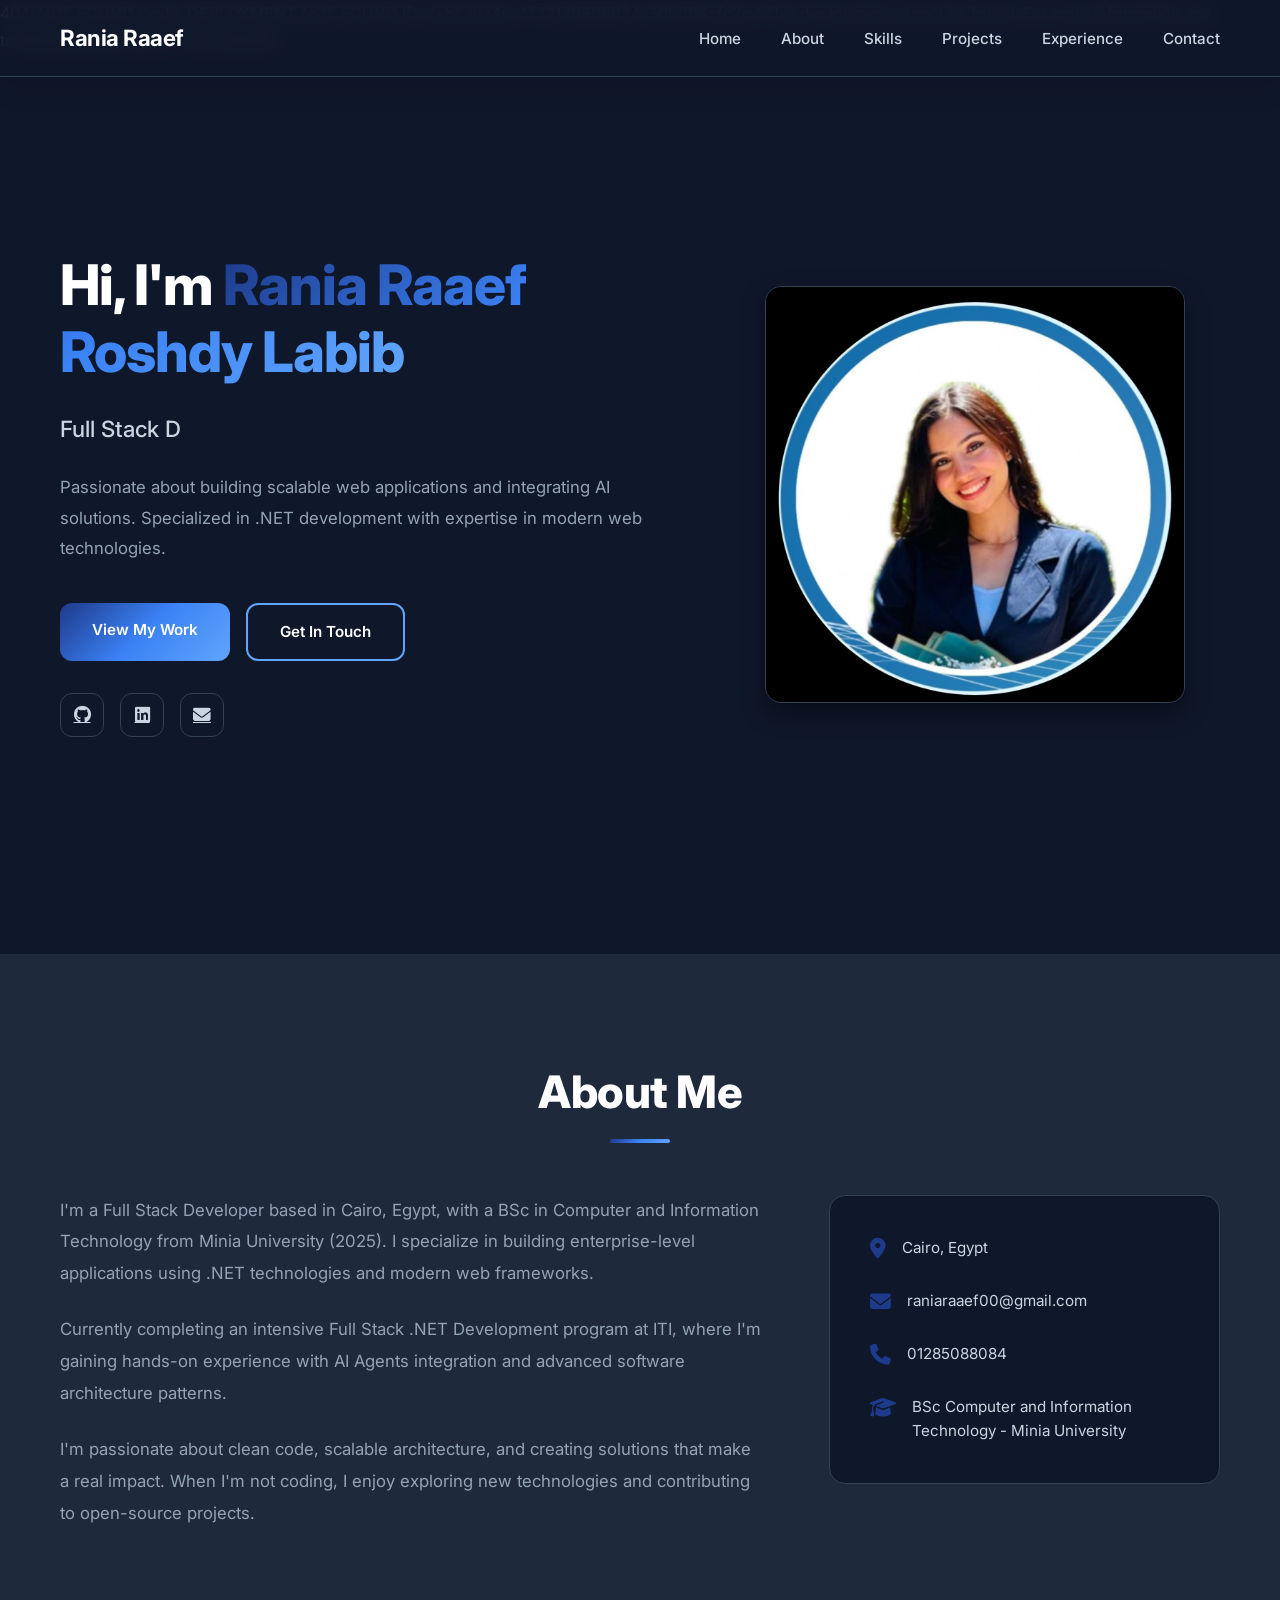
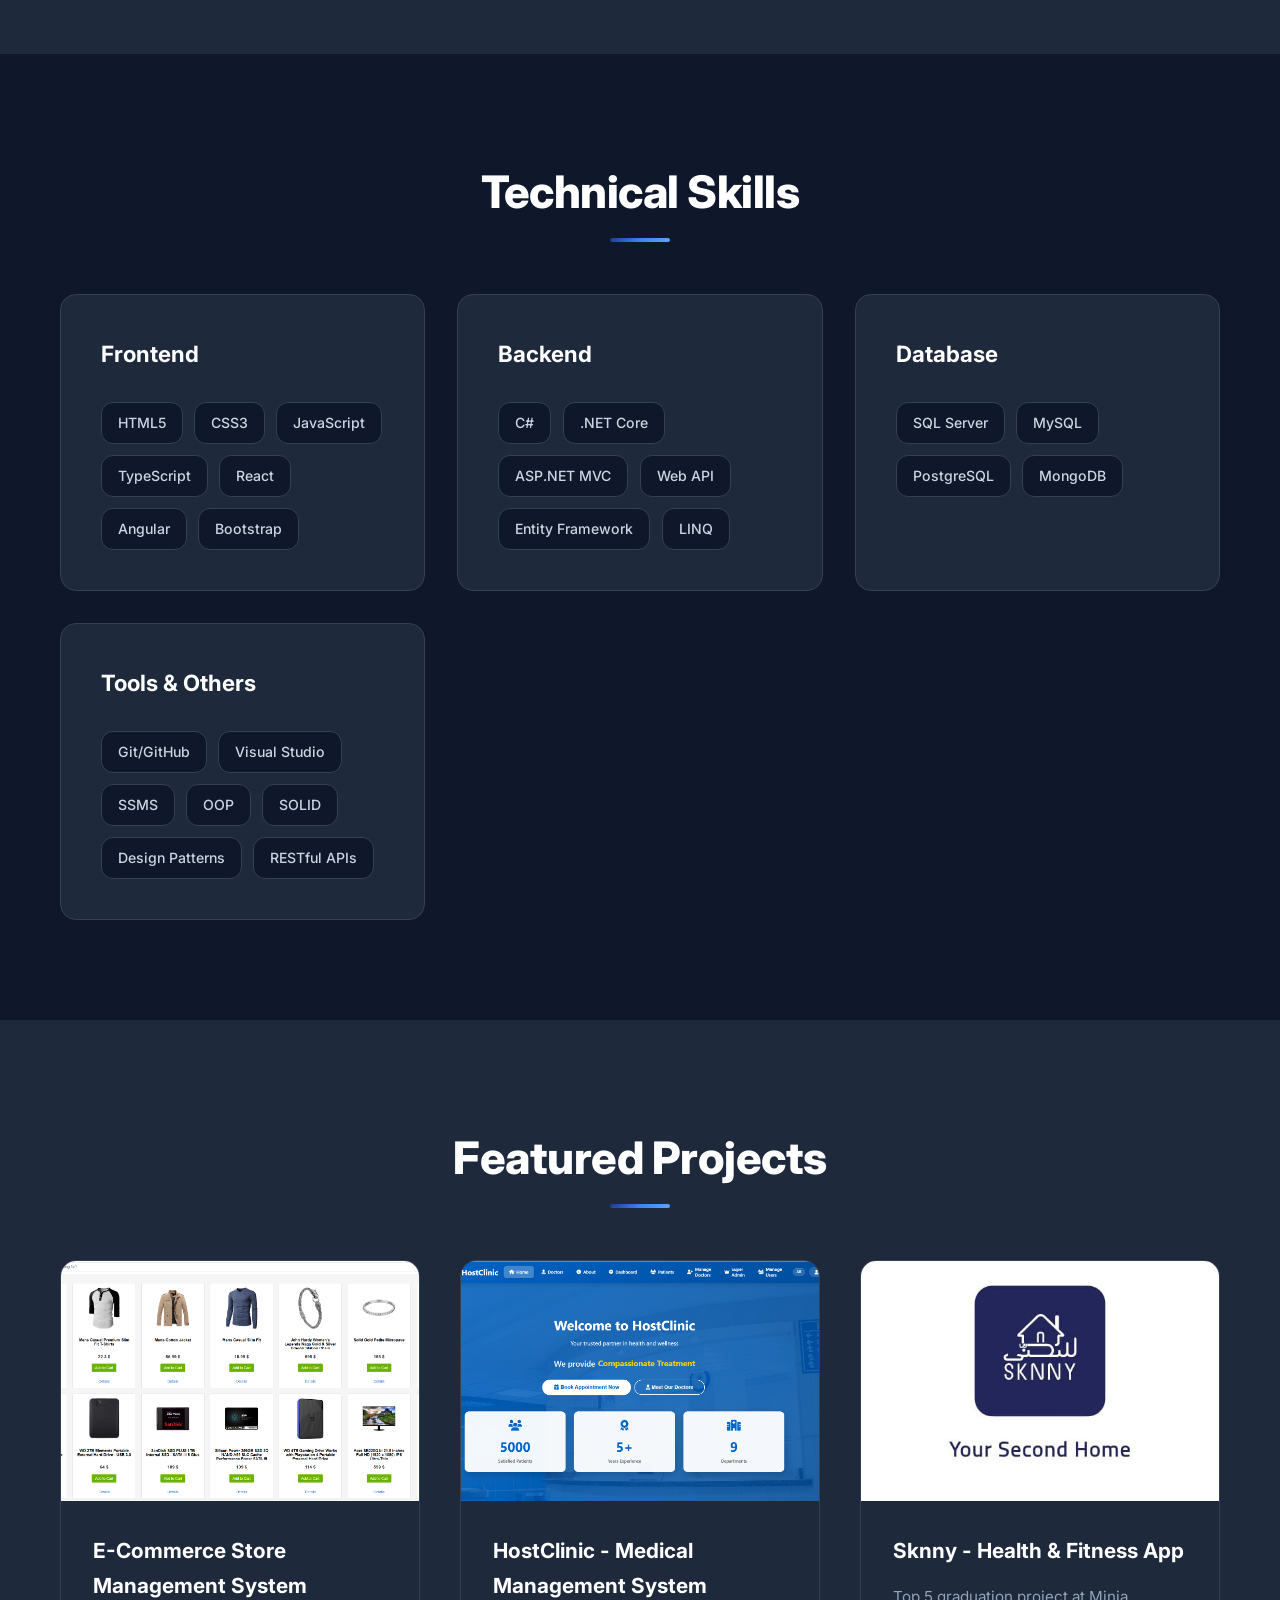
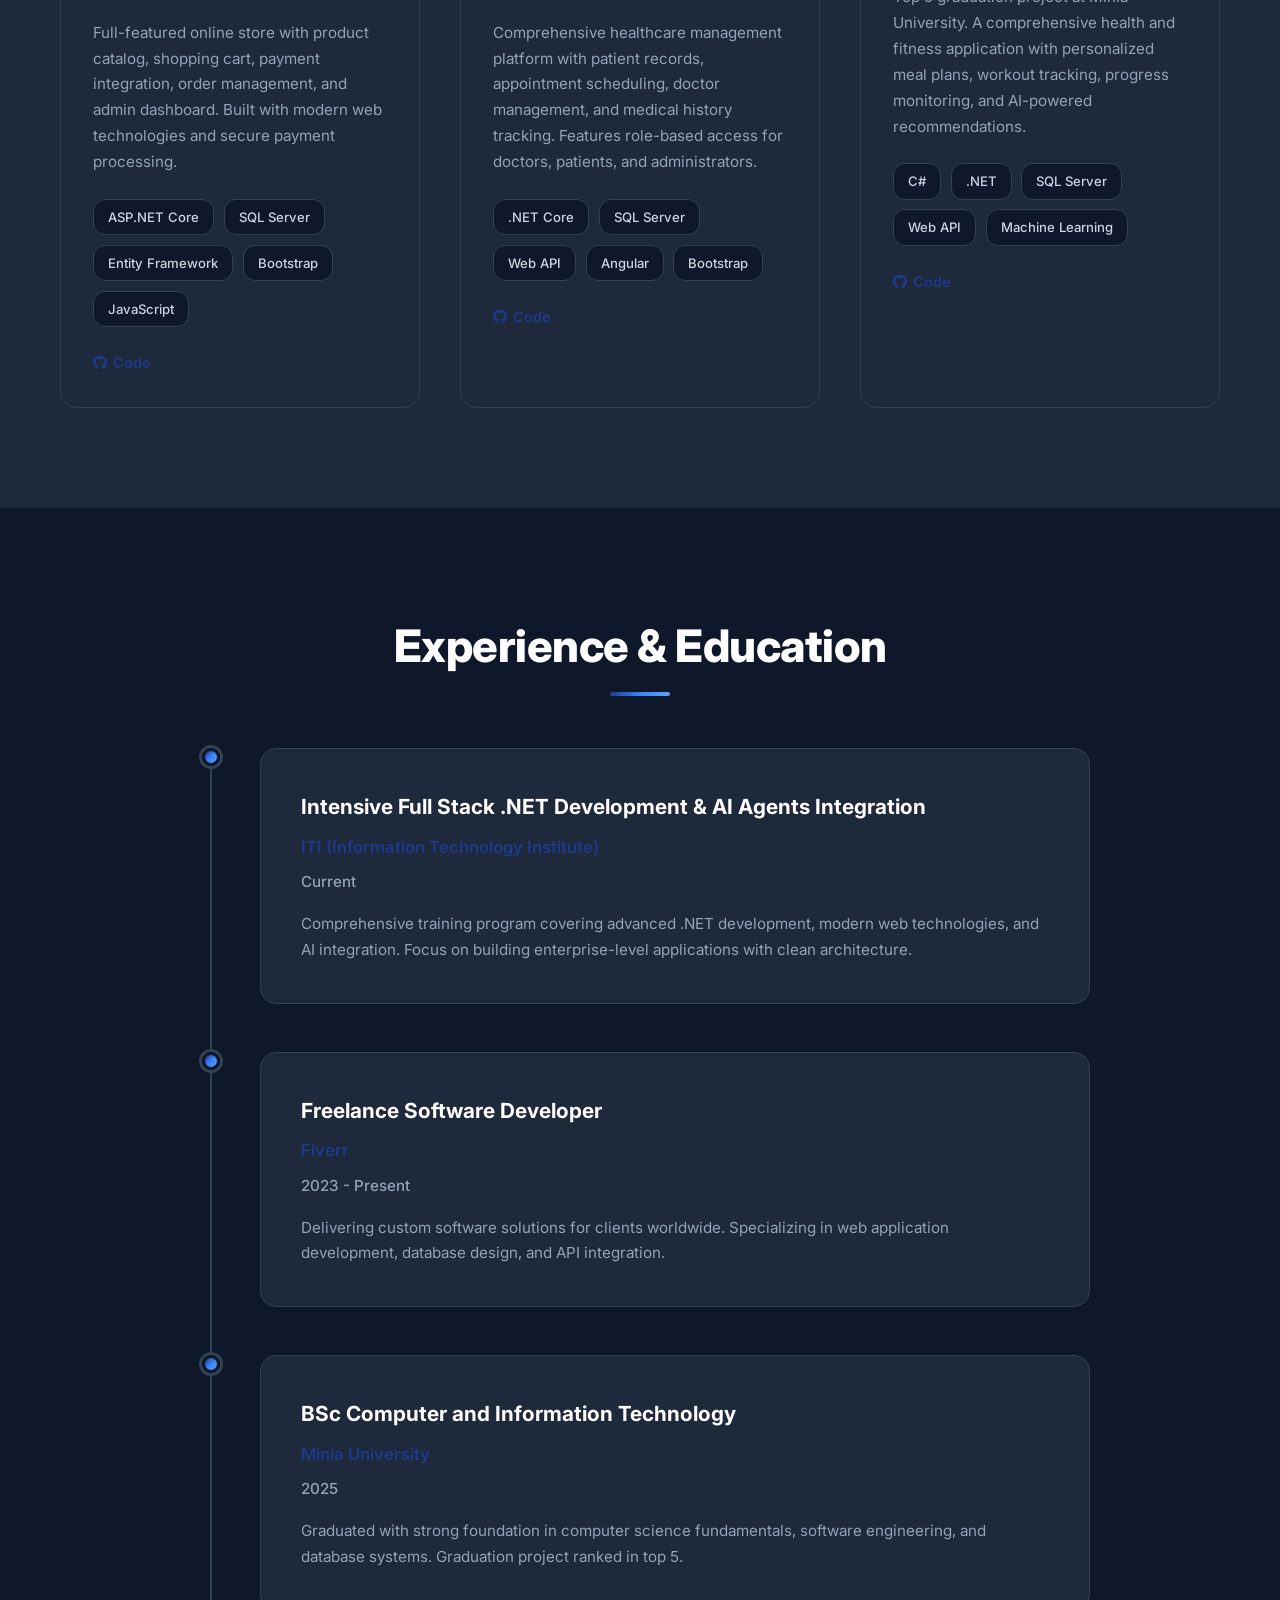
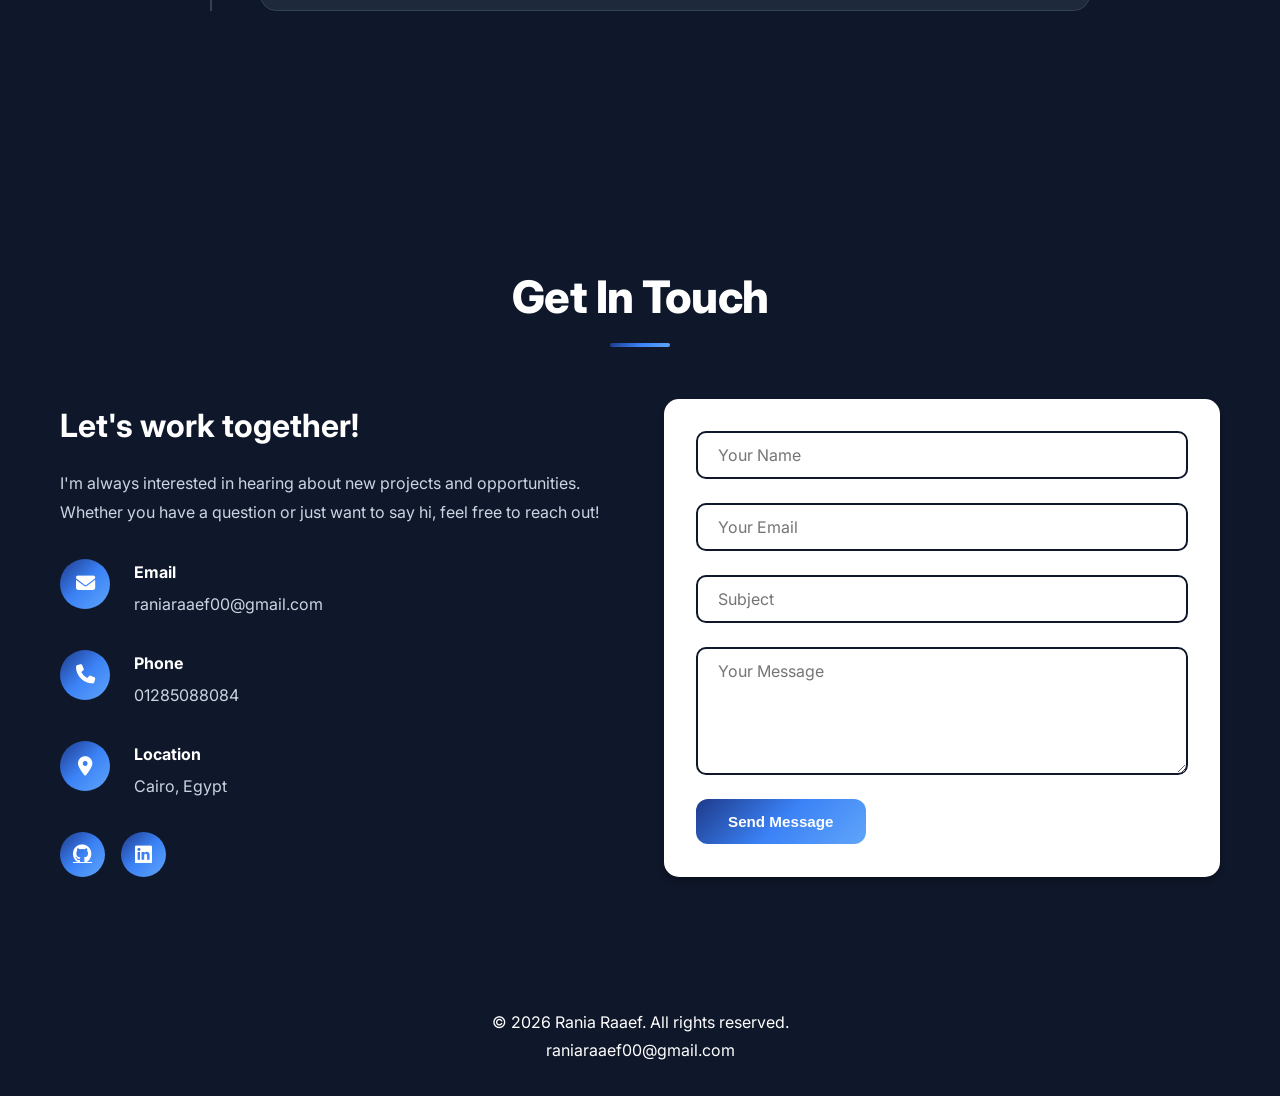
<file: index.html>
404: NOT_FOUND
Code: DEPLOYMENT_NOT_FOUND
ID: dxb1::blz4w-1772129606824-30b006cfc2c4

This deployment cannot be found. For more information and troubleshooting, see our documentati<!DOCTYPE html>
<html lang="en">
<head>
    <meta charset="UTF-8">
    <meta name="viewport" content="width=device-width, initial-scale=1.0">
    <title>Rania Raaef - Full Stack Developer</title>
    <link rel="preconnect" href="https://fonts.googleapis.com">
    <link rel="preconnect" href="https://fonts.gstatic.com" crossorigin>
    <link href="https://fonts.googleapis.com/css2?family=Inter:wght@400;500;600;700;800&display=swap" rel="stylesheet">
    <link rel="stylesheet" href="styles.css">
    <link rel="stylesheet" href="https://cdnjs.cloudflare.com/ajax/libs/font-awesome/6.4.0/css/all.min.css">
</head>
<body>
    <!-- Navigation -->
    <nav class="navbar">
        <div class="container">
            <div class="nav-brand">Rania Raaef</div>
            <ul class="nav-menu">
                <li><a href="#home">Home</a></li>
                <li><a href="#about">About</a></li>
                <li><a href="#skills">Skills</a></li>
                <li><a href="#projects">Projects</a></li>
                <li><a href="#experience">Experience</a></li>
                <li><a href="#contact">Contact</a></li>
            </ul>
            <div class="hamburger">
                <span></span>
                <span></span>
                <span></span>
            </div>
        </div>
    </nav>

    <!-- Hero Section -->
    <section id="home" class="hero">
        <div class="container">
            <div class="hero-content">
                <div class="hero-text">
                    <h1 class="hero-title">Hi, I'm <span class="highlight">Rania Raaef Roshdy Labib</span></h1>
                    <h2 class="hero-subtitle">Full Stack Developer | Software Engineer</h2>
                    <p class="hero-description">
                        Passionate about building scalable web applications and integrating AI solutions. 
                        Specialized in .NET development with expertise in modern web technologies.
                    </p>
                    <div class="hero-buttons">
                        <a href="#projects" class="btn btn-primary">View My Work</a>
                        <a href="#contact" class="btn btn-secondary">Get In Touch</a>
                    </div>
                    <div class="social-links">
                        <a href="https://github.com/raniaraaef" target="_blank" aria-label="GitHub"><i class="fab fa-github"></i></a>
                        <a href="https://www.linkedin.com/in/rania-raaef-23a071244" target="_blank" aria-label="LinkedIn"><i class="fab fa-linkedin"></i></a>
                        <a href="mailto:raniaraaef00@gmail.com" aria-label="Email"><i class="fas fa-envelope"></i></a>
                    </div>
                </div>
                <div class="hero-image">
                    <img src="photo_1_2026-02-26_18-59-21.jpg" alt="Rania Raaef">
                </div>
            </div>
        </div>
    </section>

    <!-- About Section -->
    <section id="about" class="about">
        <div class="container">
            <h2 class="section-title">About Me</h2>
            <div class="about-content">
                <div class="about-text">
                    <p>
                        I'm a Full Stack Developer based in Cairo, Egypt, with a BSc in Computer and Information Technology 
                        from Minia University (2025). I specialize in building enterprise-level applications using .NET 
                        technologies and modern web frameworks.
                    </p>
                    <p>
                        Currently completing an intensive Full Stack .NET Development program at ITI, where I'm gaining 
                        hands-on experience with AI Agents integration and advanced software architecture patterns.
                    </p>
                    <p>
                        I'm passionate about clean code, scalable architecture, and creating solutions that make a real 
                        impact. When I'm not coding, I enjoy exploring new technologies and contributing to open-source projects.
                    </p>
                </div>
                <div class="about-info">
                    <div class="info-item">
                        <i class="fas fa-map-marker-alt"></i>
                        <span>Cairo, Egypt</span>
                    </div>
                    <div class="info-item">
                        <i class="fas fa-envelope"></i>
                        <span>raniaraaef00@gmail.com</span>
                    </div>
                    <div class="info-item">
                        <i class="fas fa-phone"></i>
                        <span>01285088084</span>
                    </div>
                    <div class="info-item">
                        <i class="fas fa-graduation-cap"></i>
                        <span>BSc Computer and Information Technology - Minia University</span>
                    </div>
                </div>
            </div>
        </div>
    </section>

    <!-- Skills Section -->
    <section id="skills" class="skills">
        <div class="container">
            <h2 class="section-title">Technical Skills</h2>
            <div class="skills-grid">
                <div class="skill-category">
                    <h3>Frontend</h3>
                    <div class="skill-tags">
                        <span class="skill-tag">HTML5</span>
                        <span class="skill-tag">CSS3</span>
                        <span class="skill-tag">JavaScript</span>
                        <span class="skill-tag">TypeScript</span>
                        <span class="skill-tag">React</span>
                        <span class="skill-tag">Angular</span>
                        <span class="skill-tag">Bootstrap</span>
                    </div>
                </div>
                <div class="skill-category">
                    <h3>Backend</h3>
                    <div class="skill-tags">
                        <span class="skill-tag">C#</span>
                        <span class="skill-tag">.NET Core</span>
                        <span class="skill-tag">ASP.NET MVC</span>
                        <span class="skill-tag">Web API</span>
                        <span class="skill-tag">Entity Framework</span>
                        <span class="skill-tag">LINQ</span>
                    </div>
                </div>
                <div class="skill-category">
                    <h3>Database</h3>
                    <div class="skill-tags">
                        <span class="skill-tag">SQL Server</span>
                        <span class="skill-tag">MySQL</span>
                        <span class="skill-tag">PostgreSQL</span>
                        <span class="skill-tag">MongoDB</span>
                    </div>
                </div>
                <div class="skill-category">
                    <h3>Tools & Others</h3>
                    <div class="skill-tags">
                        <span class="skill-tag">Git/GitHub</span>
                        <span class="skill-tag">Visual Studio</span>
                        <span class="skill-tag">SSMS</span>
                        <span class="skill-tag">OOP</span>
                        <span class="skill-tag">SOLID</span>
                        <span class="skill-tag">Design Patterns</span>
                        <span class="skill-tag">RESTful APIs</span>
                    </div>
                </div>
            </div>
        </div>
    </section>

    <!-- Projects Section -->
    <section id="projects" class="projects">
        <div class="container">
            <h2 class="section-title">Featured Projects</h2>
            <div class="projects-grid">
                <div class="project-card">
                    <div class="project-image">
                        <img src="store.png" alt="E-Commerce Store">
                    </div>
                    <div class="project-content">
                        <h3>E-Commerce Store Management System</h3>
                        <p>
                            Full-featured online store with product catalog, shopping cart, payment integration, 
                            order management, and admin dashboard. Built with modern web technologies and secure payment processing.
                        </p>
                        <div class="project-tech">
                            <span>ASP.NET Core</span>
                            <span>SQL Server</span>
                            <span>Entity Framework</span>
                            <span>Bootstrap</span>
                            <span>JavaScript</span>
                        </div>
                        <div class="project-links">
                            <a href="https://github.com/raniaraaef" target="_blank"><i class="fab fa-github"></i> Code</a>
                        </div>
                    </div>
                </div>

                <div class="project-card">
                    <div class="project-image">
                        <img src="clinic.png" alt="HostClinic">
                    </div>
                    <div class="project-content">
                        <h3>HostClinic - Medical Management System</h3>
                        <p>
                            Comprehensive healthcare management platform with patient records, appointment scheduling, 
                            doctor management, and medical history tracking. Features role-based access for doctors, patients, and administrators.
                        </p>
                        <div class="project-tech">
                            <span>.NET Core</span>
                            <span>SQL Server</span>
                            <span>Web API</span>
                            <span>Angular</span>
                            <span>Bootstrap</span>
                        </div>
                        <div class="project-links">
                            <a href="https://github.com/raniaraaef" target="_blank"><i class="fab fa-github"></i> Code</a>
                        </div>
                    </div>
                </div>

                <div class="project-card">
                    <div class="project-image">
                        <img src="sknny.jpg" alt="Sknny">
                    </div>
                    <div class="project-content">
                        <h3>Sknny - Health & Fitness App</h3>
                        <p>
                            Top 5 graduation project at Minia University. A comprehensive health and fitness application 
                            with personalized meal plans, workout tracking, progress monitoring, and AI-powered recommendations.
                        </p>
                        <div class="project-tech">
                            <span>C#</span>
                            <span>.NET</span>
                            <span>SQL Server</span>
                            <span>Web API</span>
                            <span>Machine Learning</span>
                        </div>
                        <div class="project-links">
                            <a href="https://github.com/raniaraaef" target="_blank"><i class="fab fa-github"></i> Code</a>
                        </div>
                    </div>
                </div>
            </div>
        </div>
    </section>

    <!-- Experience Section -->
    <section id="experience" class="experience">
        <div class="container">
            <h2 class="section-title">Experience & Education</h2>
            <div class="timeline">
                <div class="timeline-item">
                    <div class="timeline-dot"></div>
                    <div class="timeline-content">
                        <h3>Intensive Full Stack .NET Development & AI Agents Integration</h3>
                        <h4>ITI (Information Technology Institute)</h4>
                        <p class="timeline-date">Current</p>
                        <p>
                            Comprehensive training program covering advanced .NET development, modern web technologies, 
                            and AI integration. Focus on building enterprise-level applications with clean architecture.
                        </p>
                    </div>
                </div>

                <div class="timeline-item">
                    <div class="timeline-dot"></div>
                    <div class="timeline-content">
                        <h3>Freelance Software Developer</h3>
                        <h4>Fiverr</h4>
                        <p class="timeline-date">2023 - Present</p>
                        <p>
                            Delivering custom software solutions for clients worldwide. Specializing in web application 
                            development, database design, and API integration.
                        </p>
                    </div>
                </div>

                <div class="timeline-item">
                    <div class="timeline-dot"></div>
                    <div class="timeline-content">
                        <h3>BSc Computer and Information Technology</h3>
                        <h4>Minia University</h4>
                        <p class="timeline-date">2025</p>
                        <p>
                            Graduated with strong foundation in computer science fundamentals, software engineering, 
                            and database systems. Graduation project ranked in top 5.
                        </p>
                    </div>
                </div>
            </div>
        </div>
    </section>

    <!-- Contact Section -->
    <section id="contact" class="contact">
        <div class="container">
            <h2 class="section-title">Get In Touch</h2>
            <div class="contact-content">
                <div class="contact-info">
                    <h3>Let's work together!</h3>
                    <p>
                        I'm always interested in hearing about new projects and opportunities. 
                        Whether you have a question or just want to say hi, feel free to reach out!
                    </p>
                    <div class="contact-details">
                        <div class="contact-item">
                            <i class="fas fa-envelope"></i>
                            <div>
                                <h4>Email</h4>
                                <a href="mailto:raniaraaef00@gmail.com">raniaraaef00@gmail.com</a>
                            </div>
                        </div>
                        <div class="contact-item">
                            <i class="fas fa-phone"></i>
                            <div>
                                <h4>Phone</h4>
                                <a href="tel:+201285088084">01285088084</a>
                            </div>
                        </div>
                        <div class="contact-item">
                            <i class="fas fa-map-marker-alt"></i>
                            <div>
                                <h4>Location</h4>
                                <p>Cairo, Egypt</p>
                            </div>
                        </div>
                    </div>
                    <div class="social-links-contact">
                        <a href="https://github.com/raniaraaef" target="_blank"><i class="fab fa-github"></i></a>
                        <a href="https://www.linkedin.com/in/rania-raaef-23a071244" target="_blank"><i class="fab fa-linkedin"></i></a>
                    </div>
                </div>
                <div class="contact-form">
                    <form id="contactForm">
                        <div class="form-group">
                            <input type="text" id="name" placeholder="Your Name" required>
                        </div>
                        <div class="form-group">
                            <input type="email" id="email" placeholder="Your Email" required>
                        </div>
                        <div class="form-group">
                            <input type="text" id="subject" placeholder="Subject" required>
                        </div>
                        <div class="form-group">
                            <textarea id="message" rows="5" placeholder="Your Message" required></textarea>
                        </div>
                        <button type="submit" class="btn btn-primary">Send Message</button>
                    </form>
                </div>
            </div>
        </div>
    </section>

    <!-- Footer -->
    <footer class="footer">
        <div class="container">
            <p>&copy; 2026 Rania Raaef. All rights reserved.</p>
            <p>raniaraaef00@gmail.com</p>
        </div>
    </footer>

    <script src="script.js"></script>
</body>
</html>
</file>
<file: styles.css>
* {
    margin: 0;
    padding: 0;
    box-sizing: border-box;
}

:root {
    --primary-color: #1e3a8a;
    --secondary-color: #3b82f6;
    --accent-color: #60a5fa;
    --text-dark: #0f172a;
    --text-light: #cbd5e1;
    --text-muted: #94a3b8;
    --bg-light: #0f172a;
    --bg-white: #1e293b;
    --bg-card: #1e293b;
    --border-color: #334155;
    --shadow-sm: 0 1px 3px rgba(0, 0, 0, 0.3);
    --shadow: 0 4px 6px rgba(0, 0, 0, 0.3);
    --shadow-lg: 0 10px 25px rgba(0, 0, 0, 0.4);
    --transition: all 0.3s cubic-bezier(0.4, 0, 0.2, 1);
    --radius: 12px;
    --radius-lg: 16px;
    --gradient: linear-gradient(135deg, #1e3a8a 0%, #3b82f6 50%, #60a5fa 100%);
}

html {
    scroll-behavior: smooth;
}

body {
    font-family: 'Inter', -apple-system, BlinkMacSystemFont, 'Segoe UI', 'Roboto', 'Oxygen', 'Ubuntu', 'Cantarell', sans-serif;
    line-height: 1.7;
    color: #e2e8f0;
    overflow-x: hidden;
    background: var(--bg-light);
}

.container {
    max-width: 1200px;
    margin: 0 auto;
    padding: 0 20px;
}

/* Navigation */
.navbar {
    position: fixed;
    top: 0;
    width: 100%;
    background: rgba(15, 23, 42, 0.9);
    backdrop-filter: blur(10px);
    border-bottom: 1px solid var(--border-color);
    z-index: 1000;
    transition: var(--transition);
}

.navbar .container {
    display: flex;
    justify-content: space-between;
    align-items: center;
    padding: 1.2rem 20px;
}

.nav-brand {
    font-size: 1.4rem;
    font-weight: 700;
    color: #ffffff;
    letter-spacing: -0.5px;
}

.nav-menu {
    display: flex;
    list-style: none;
    gap: 2.5rem;
}

.nav-menu a {
    text-decoration: none;
    color: var(--text-light);
    font-weight: 500;
    font-size: 0.95rem;
    transition: var(--transition);
    position: relative;
}

.nav-menu a:hover {
    color: var(--accent-color);
}

.nav-menu a::after {
    content: '';
    position: absolute;
    bottom: -8px;
    left: 50%;
    transform: translateX(-50%);
    width: 0;
    height: 2px;
    background: var(--gradient);
    transition: var(--transition);
    border-radius: 2px;
}

.nav-menu a:hover::after {
    width: 100%;
}

.hamburger {
    display: none;
    flex-direction: column;
    cursor: pointer;
}

.hamburger span {
    width: 25px;
    height: 3px;
    background: var(--text-dark);
    margin: 3px 0;
    transition: var(--transition);
}

/* Hero Section */
.hero {
    min-height: 100vh;
    display: flex;
    align-items: center;
    padding-top: 80px;
    background: var(--bg-light);
    position: relative;
    overflow: hidden;
}

.hero-content {
    display: grid;
    grid-template-columns: 1.2fr 1fr;
    gap: 5rem;
    align-items: center;
    position: relative;
    z-index: 1;
}

.hero-text {
    color: #ffffff;
}

.hero-title {
    font-size: 3.5rem;
    margin-bottom: 1.5rem;
    font-weight: 800;
    line-height: 1.2;
    letter-spacing: -1px;
    animation: fadeInUp 0.8s ease;
    color: #ffffff;
}

.highlight {
    background: var(--gradient);
    -webkit-background-clip: text;
    -webkit-text-fill-color: transparent;
    background-clip: text;
}

.hero-subtitle {
    font-size: 1.4rem;
    margin-bottom: 1.5rem;
    color: var(--text-light);
    font-weight: 500;
    animation: fadeInUp 0.8s ease 0.2s both;
}

.hero-description {
    font-size: 1.05rem;
    margin-bottom: 2.5rem;
    color: var(--text-muted);
    line-height: 1.8;
    max-width: 600px;
    animation: fadeInUp 0.8s ease 0.4s both;
}

.hero-buttons {
    display: flex;
    gap: 1rem;
    margin-bottom: 2rem;
    animation: fadeInUp 0.8s ease 0.6s both;
}

.btn {
    padding: 14px 32px;
    border-radius: var(--radius);
    text-decoration: none;
    font-weight: 600;
    font-size: 0.95rem;
    transition: var(--transition);
    display: inline-block;
}

.btn-primary {
    background: var(--gradient);
    color: white;
    border: none;
}

.btn-primary:hover {
    transform: translateY(-2px);
    box-shadow: var(--shadow-lg);
    opacity: 0.9;
}

.btn-secondary {
    background: transparent;
    color: #ffffff;
    border: 2px solid var(--accent-color);
}

.btn-secondary:hover {
    border-color: var(--accent-color);
    background: var(--accent-color);
    color: #ffffff;
    transform: translateY(-2px);
}

.social-links {
    display: flex;
    gap: 1rem;
    animation: fadeInUp 0.8s ease 0.8s both;
}

.social-links a {
    width: 44px;
    height: 44px;
    border-radius: var(--radius);
    background: var(--bg-light);
    border: 1px solid var(--border-color);
    display: flex;
    align-items: center;
    justify-content: center;
    color: var(--text-light);
    font-size: 1.1rem;
    transition: var(--transition);
}

.social-links a:hover {
    background: var(--gradient);
    color: white;
    border-color: transparent;
    transform: translateY(-3px);
    box-shadow: var(--shadow-lg);
}

.hero-image {
    animation: fadeInRight 0.8s ease;
    display: flex;
    justify-content: center;
}

.hero-image img {
    width: 100%;
    max-width: 420px;
    border-radius: var(--radius-lg);
    box-shadow: var(--shadow-lg);
    border: 1px solid var(--border-color);
}

/* Section Styles */
section {
    padding: 100px 0;
}

.section-title {
    text-align: center;
    font-size: 2.8rem;
    margin-bottom: 4rem;
    font-weight: 800;
    letter-spacing: -0.5px;
    color: #ffffff;
    position: relative;
}

.section-title::after {
    content: '';
    position: absolute;
    bottom: -12px;
    left: 50%;
    transform: translateX(-50%);
    width: 60px;
    height: 4px;
    background: var(--gradient);
    border-radius: 2px;
}

/* About Section */
.about {
    background: var(--bg-white);
}

.about-content {
    display: grid;
    grid-template-columns: 1.8fr 1fr;
    gap: 4rem;
    align-items: start;
}

.about-text p {
    margin-bottom: 1.5rem;
    color: var(--text-muted);
    font-size: 1.05rem;
    line-height: 1.9;
}

.about-info {
    background: var(--bg-light);
    padding: 2.5rem;
    border-radius: var(--radius-lg);
    border: 1px solid var(--border-color);
}

.info-item {
    display: flex;
    align-items: flex-start;
    gap: 1rem;
    margin-bottom: 1.8rem;
}

.info-item:last-child {
    margin-bottom: 0;
}

.info-item i {
    color: var(--primary-color);
    font-size: 1.3rem;
    margin-top: 2px;
}

.info-item span {
    color: var(--text-light);
    font-size: 0.95rem;
    line-height: 1.6;
}

/* Skills Section */
.skills {
    background: var(--bg-light);
}

.skills-grid {
    display: grid;
    grid-template-columns: repeat(auto-fit, minmax(300px, 1fr));
    gap: 2rem;
}

.skill-category {
    background: var(--bg-white);
    padding: 2.5rem;
    border-radius: var(--radius-lg);
    border: 1px solid var(--border-color);
    transition: var(--transition);
}

.skill-category:hover {
    transform: translateY(-5px);
    box-shadow: var(--shadow-lg);
    border-color: var(--primary-color);
}

.skill-category h3 {
    margin-bottom: 1.8rem;
    color: #ffffff;
    font-size: 1.4rem;
    font-weight: 700;
}

.skill-tags {
    display: flex;
    flex-wrap: wrap;
    gap: 0.7rem;
}

.skill-tag {
    background: var(--bg-light);
    color: var(--text-light);
    padding: 8px 16px;
    border-radius: var(--radius);
    font-size: 0.88rem;
    font-weight: 500;
    border: 1px solid var(--border-color);
    transition: var(--transition);
}

.skill-tag:hover {
    background: var(--gradient);
    color: white;
    border-color: transparent;
    transform: translateY(-2px);
}

/* Projects Section */
.projects {
    background: var(--bg-white);
}

.projects-grid {
    display: grid;
    grid-template-columns: repeat(auto-fit, minmax(360px, 1fr));
    gap: 2.5rem;
}

.project-card {
    background: var(--bg-white);
    border-radius: var(--radius-lg);
    overflow: hidden;
    border: 1px solid var(--border-color);
    transition: var(--transition);
}

.project-card:hover {
    transform: translateY(-8px);
    box-shadow: var(--shadow-lg);
    border-color: var(--primary-color);
}

.project-image {
    height: 240px;
    overflow: hidden;
    background: var(--bg-light);
}

.project-image img {
    width: 100%;
    height: 100%;
    object-fit: cover;
    transition: var(--transition);
}

.project-card:hover .project-image img {
    transform: scale(1.05);
}

.project-content {
    padding: 2rem;
}

.project-content h3 {
    margin-bottom: 1rem;
    color: #ffffff;
    font-size: 1.3rem;
    font-weight: 700;
}

.project-content p {
    color: var(--text-muted);
    margin-bottom: 1.5rem;
    line-height: 1.7;
    font-size: 0.95rem;
}

.project-tech {
    display: flex;
    flex-wrap: wrap;
    gap: 0.6rem;
    margin-bottom: 1.5rem;
}

.project-tech span {
    background: var(--bg-light);
    color: var(--text-light);
    padding: 6px 14px;
    border-radius: var(--radius);
    font-size: 0.82rem;
    font-weight: 500;
    border: 1px solid var(--border-color);
}

.project-links {
    display: flex;
    gap: 1.5rem;
}

.project-links a {
    color: var(--primary-color);
    text-decoration: none;
    font-weight: 600;
    font-size: 0.9rem;
    transition: var(--transition);
    display: flex;
    align-items: center;
    gap: 0.4rem;
}

.project-links a:hover {
    color: var(--secondary-color);
}

/* Experience Section */
.experience {
    background: var(--bg-light);
}

.timeline {
    position: relative;
    max-width: 900px;
    margin: 0 auto;
}

.timeline::before {
    content: '';
    position: absolute;
    left: 20px;
    top: 0;
    bottom: 0;
    width: 2px;
    background: var(--border-color);
}

.timeline-item {
    position: relative;
    padding-left: 70px;
    margin-bottom: 3rem;
}

.timeline-dot {
    position: absolute;
    left: 12px;
    top: 0;
    width: 18px;
    height: 18px;
    border-radius: 50%;
    background: var(--gradient);
    border: 3px solid var(--bg-light);
    box-shadow: 0 0 0 3px var(--border-color);
}

.timeline-content {
    background: var(--bg-white);
    padding: 2.5rem;
    border-radius: var(--radius-lg);
    border: 1px solid var(--border-color);
    transition: var(--transition);
}

.timeline-content:hover {
    box-shadow: var(--shadow-lg);
    border-color: var(--primary-color);
}

.timeline-content h3 {
    color: #ffffff;
    margin-bottom: 0.5rem;
    font-size: 1.3rem;
    font-weight: 700;
}

.timeline-content h4 {
    color: var(--primary-color);
    margin-bottom: 0.5rem;
    font-weight: 600;
    font-size: 1.05rem;
}

.timeline-date {
    color: var(--text-muted);
    font-size: 0.88rem;
    margin-bottom: 1rem;
    font-weight: 500;
}

.timeline-content p {
    color: var(--text-muted);
    line-height: 1.7;
    font-size: 0.95rem;
}

/* Contact Section */
.contact {
    background: var(--bg-light);
}

.contact-content {
    display: grid;
    grid-template-columns: 1fr 1fr;
    gap: 3rem;
}

.contact-info h3 {
    font-size: 2rem;
    margin-bottom: 1rem;
    color: #ffffff;
}

.contact-info > p {
    color: var(--text-light);
    margin-bottom: 2rem;
    line-height: 1.8;
}

.contact-details {
    margin-bottom: 2rem;
}

.contact-item {
    display: flex;
    gap: 1.5rem;
    margin-bottom: 2rem;
}

.contact-item i {
    width: 50px;
    height: 50px;
    background: var(--gradient);
    color: white;
    border-radius: 50%;
    display: flex;
    align-items: center;
    justify-content: center;
    font-size: 1.2rem;
    flex-shrink: 0;
}

.contact-item h4 {
    margin-bottom: 0.3rem;
    color: #ffffff;
}

.contact-item a,
.contact-item p {
    color: var(--text-light);
    text-decoration: none;
}

.contact-item a:hover {
    color: var(--primary-color);
}

.social-links-contact {
    display: flex;
    gap: 1rem;
}

.social-links-contact a {
    width: 45px;
    height: 45px;
    border-radius: 50%;
    background: var(--gradient);
    display: flex;
    align-items: center;
    justify-content: center;
    color: white;
    font-size: 1.2rem;
    transition: var(--transition);
}

.social-links-contact a:hover {
    transform: translateY(-5px) scale(1.05);
    box-shadow: var(--shadow-lg);
}

.contact-form {
    background: white;
    padding: 2rem;
    border-radius: 15px;
    box-shadow: var(--shadow);
}

.form-group {
    margin-bottom: 1.5rem;
}

.form-group input,
.form-group textarea {
    width: 100%;
    padding: 12px 20px;
    border: 2px solid var(--bg-light);
    border-radius: 10px;
    font-family: inherit;
    font-size: 1rem;
    transition: var(--transition);
}

.form-group input:focus,
.form-group textarea:focus {
    outline: none;
    border-color: var(--primary-color);
}

.form-group textarea {
    resize: vertical;
}

/* Footer */
.footer {
    background: var(--text-dark);
    color: white;
    text-align: center;
    padding: 2rem 0;
}

/* Animations */
@keyframes fadeInUp {
    from {
        opacity: 0;
        transform: translateY(30px);
    }
    to {
        opacity: 1;
        transform: translateY(0);
    }
}

@keyframes fadeInRight {
    from {
        opacity: 0;
        transform: translateX(30px);
    }
    to {
        opacity: 1;
        transform: translateX(0);
    }
}

/* Print Styles */
@media print {
    * {
        -webkit-print-color-adjust: exact !important;
        print-color-adjust: exact !important;
        color-adjust: exact !important;
    }
    
    body {
        background: white !important;
        color: #000 !important;
    }
    
    .navbar {
        position: relative !important;
        box-shadow: none !important;
        background: white !important;
        border-bottom: 2px solid #1e3a8a !important;
    }
    
    .nav-brand {
        color: #1e3a8a !important;
    }
    
    .hero {
        min-height: auto !important;
        background: white !important;
        padding: 40px 0 !important;
    }
    
    .hero-title,
    .section-title,
    h3, h4 {
        color: #1e3a8a !important;
    }
    
    .hero-subtitle,
    .hero-description,
    p, span {
        color: #333 !important;
    }
    
    section {
        opacity: 1 !important;
        transform: none !important;
        background: white !important;
        padding: 30px 0 !important;
    }
    
    .about {
        background: #f8f9fa !important;
    }
    
    .about-info,
    .skill-category,
    .project-card,
    .timeline-content {
        background: white !important;
        border: 2px solid #1e3a8a !important;
        box-shadow: none !important;
    }
    
    .skill-tag,
    .project-tech span {
        background: #e3f2fd !important;
        color: #1e3a8a !important;
        border: 1px solid #1e3a8a !important;
    }
    
    .skill-category,
    .project-card,
    .timeline-item {
        opacity: 1 !important;
        transform: none !important;
        margin-bottom: 20px !important;
    }
    
    .timeline::before {
        background: #1e3a8a !important;
    }
    
    .timeline-dot {
        background: #1e3a8a !important;
        border-color: white !important;
    }
    
    .contact-item i {
        background: #1e3a8a !important;
    }
    
    .hamburger,
    .social-links,
    .social-links-contact,
    .hero-buttons,
    .project-links,
    .contact-form {
        display: none !important;
    }
    
    .hero-image img {
        max-width: 250px !important;
        border: 2px solid #1e3a8a !important;
    }
    
    .project-image {
        height: 180px !important;
        border-bottom: 2px solid #1e3a8a !important;
    }
    
    a {
        color: #1e3a8a !important;
        text-decoration: none !important;
    }
    
    a[href]:after {
        content: none !important;
    }
    
    .footer {
        background: #1e3a8a !important;
        color: white !important;
        -webkit-print-color-adjust: exact !important;
    }
}

/* Responsive Design */
@media (max-width: 768px) {
    .hamburger {
        display: flex;
    }

    .nav-menu {
        position: fixed;
        left: -100%;
        top: 70px;
        flex-direction: column;
        background: white;
        width: 100%;
        text-align: center;
        transition: 0.3s;
        box-shadow: var(--shadow);
        padding: 2rem 0;
    }

    .nav-menu.active {
        left: 0;
    }

    .hero-content {
        grid-template-columns: 1fr;
        text-align: center;
    }

    .hero-title {
        font-size: 2rem;
    }

    .hero-subtitle {
        font-size: 1.2rem;
    }

    .hero-buttons {
        justify-content: center;
    }

    .hero-image {
        order: -1;
    }

    .hero-image img {
        max-width: 250px;
    }

    .about-content {
        grid-template-columns: 1fr;
    }

    .skills-grid {
        grid-template-columns: 1fr;
    }

    .projects-grid {
        grid-template-columns: 1fr;
    }

    .contact-content {
        grid-template-columns: 1fr;
    }

    .timeline::before {
        left: 10px;
    }

    .timeline-item {
        padding-left: 50px;
    }

    .timeline-dot {
        left: 1px;
    }
}
</file>
